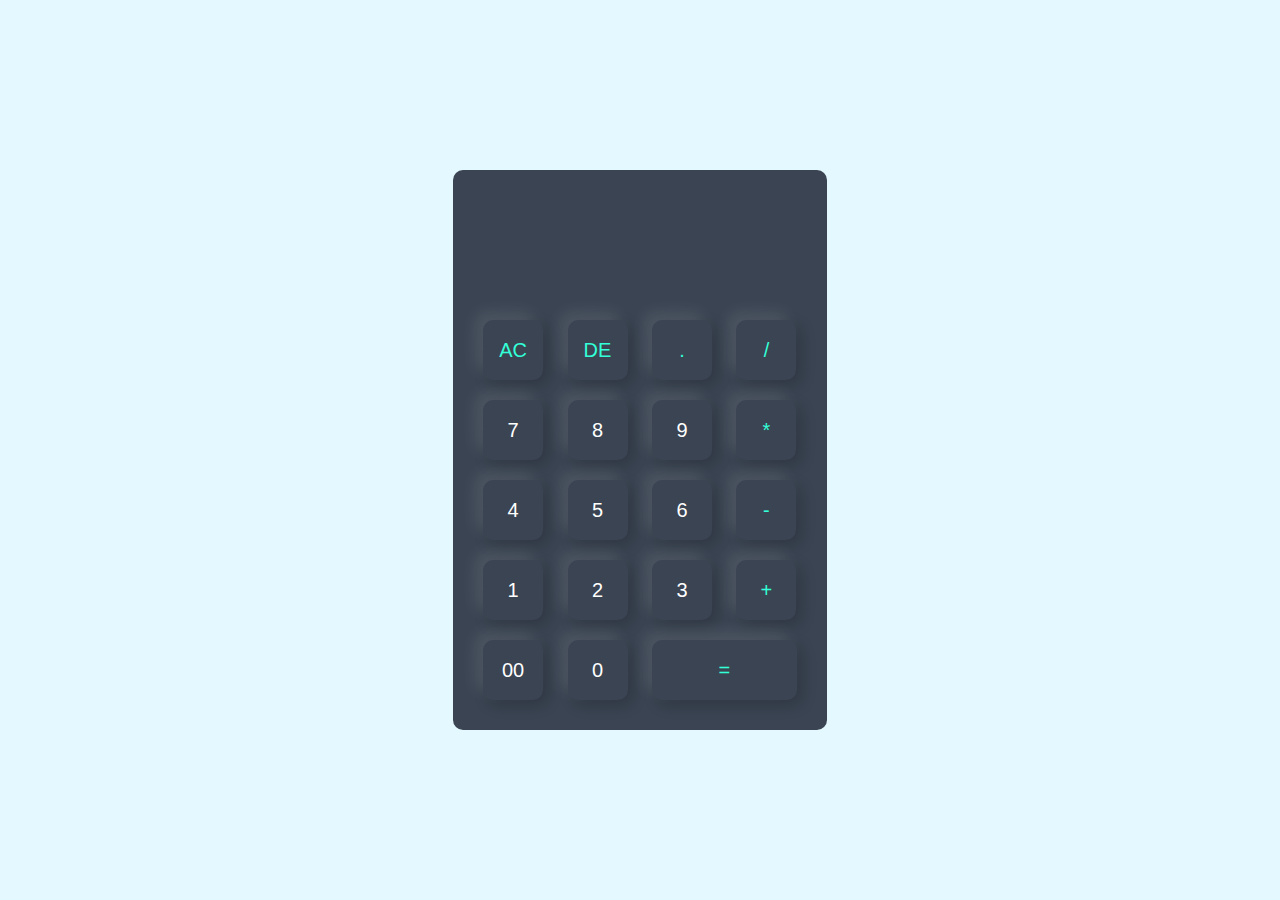
<file: calculator/index.html>
<!DOCTYPE html>
<html lang="en">
<head>
    <meta charset="UTF-8">
    <meta name="viewport" content="width=device-width, initial-scale=1.0">
    <title>Calculator</title>
    <link rel="stylesheet" href="style.css">
</head>
<body>
    <div class="container">
        <div class="calculator">
            <form>
                <div class="display">
                    <input type="text" name="display">
                </div>
                <div>
                    <input type="button" value="AC" onclick="display.value = '' " class="operator">
                    <input type="button" value="DE" onclick="display.value = display.value.toString().slice(0,-1)" class="operator">
                    <input type="button" value="." onclick="display.value += '.' " class="operator">
                    <input type="button" value="/" onclick="display.value += '/' " class="operator">
                </div>
                <div>
                    <input type="button" value="7" onclick="display.value += '7' ">
                    <input type="button" value="8" onclick="display.value += '8' ">
                    <input type="button" value="9" onclick="display.value += '9' ">
                    <input type="button" value="*" onclick="display.value += '*' " class="operator">
                </div>
                <div>
                    <input type="button" value="4" onclick="display.value += '4' ">
                    <input type="button" value="5" onclick="display.value += '5' ">
                    <input type="button" value="6" onclick="display.value += '6' ">
                    <input type="button" value="-" onclick="display.value += '-' " class="operator">
                </div>
                <div>
                    <input type="button" value="1" onclick="display.value += '1' ">
                    <input type="button" value="2" onclick="display.value += '2' ">
                    <input type="button" value="3" onclick="display.value += '3' ">
                    <input type="button" value="+" onclick="display.value += '+' " class="operator">
                </div>
                <div>
                    <input type="button" value="00" onclick="display.value += '00' ">
                    <input type="button" value="0" onclick="display.value += '0' ">
                    <input type="button" value="=" onclick="display.value = eval(display.value)" class="equal operator" >
                </div>
            </form>
        </div>
    </div>
</body>
</html>
</file>
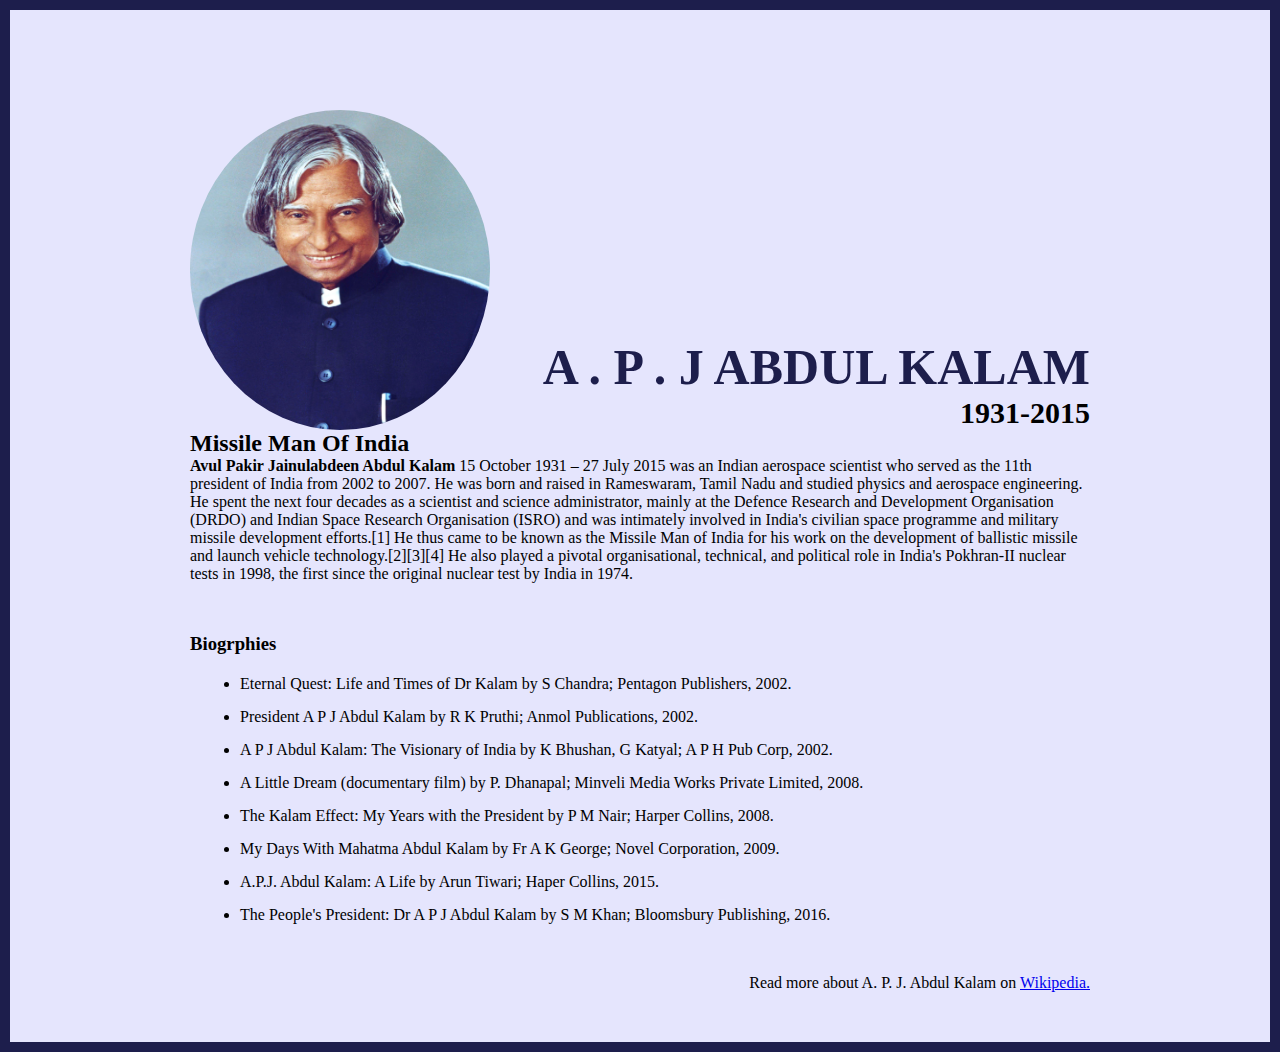
<file: project_1/index.html>
<!DOCTYPE html>
<html lang="en">
<head>
    <meta charset="UTF-8">
    <meta name="viewport" content="width=device-width, initial-scale=1.0">
    <title>The Tribute Website | A.P.J Abdul Kalam</title>
    <link rel="stylesheet" href="style.css">
</head>
<body>
     <div class="container">
        <div class="content">
            <section class="top_section">
                <div class="image_container">
                    <img src="./images/apj.jpg" alt="tribute"/>
                </div>
                <div>
                    <h1>A . P . J Abdul Kalam</h1>
                    <h4>1931-2015 </h4>
                </div>
            </section>
            <section class="about-section">
                <h2>Missile Man Of India</h2>
                <p>
                    <b>Avul Pakir Jainulabdeen Abdul Kalam</b> 15 October 1931 – 27 July
            2015 was an Indian aerospace scientist who served as the 11th
            president of India from 2002 to 2007. He was born and raised in
            Rameswaram, Tamil Nadu and studied physics and aerospace
            engineering. He spent the next four decades as a scientist and
            science administrator, mainly at the Defence Research and
            Development Organisation (DRDO) and Indian Space Research
            Organisation (ISRO) and was intimately involved in India's civilian
            space programme and military missile development efforts.[1] He thus
            came to be known as the Missile Man of India for his work on the
            development of ballistic missile and launch vehicle
            technology.[2][3][4] He also played a pivotal organisational,
            technical, and political role in India's Pokhran-II nuclear tests in
            1998, the first since the original nuclear test by India in 1974.
                </p>
            </section>
            <section class="biography_section">
                <h3>Biogrphies</h3>
                <ul>
                    <li>
                      Eternal Quest: Life and Times of Dr Kalam by S Chandra; Pentagon
                      Publishers, 2002.
                    </li>
                    <li>
                      President A P J Abdul Kalam by R K Pruthi; Anmol Publications,
                      2002.
                    </li>
                    <li>
                      A P J Abdul Kalam: The Visionary of India by K Bhushan, G Katyal;
                      A P H Pub Corp, 2002.
                    </li>
                    <li>
                      A Little Dream (documentary film) by P. Dhanapal; Minveli Media
                      Works Private Limited, 2008.
                    </li>
                    <li>
                      The Kalam Effect: My Years with the President by P M Nair; Harper
                      Collins, 2008.
                    </li>
                    <li>
                      My Days With Mahatma Abdul Kalam by Fr A K George; Novel
                      Corporation, 2009.
                    </li>
                    <li>
                      A.P.J. Abdul Kalam: A Life by Arun Tiwari; Haper Collins, 2015.
                    </li>
                    <li>
                      The People's President: Dr A P J Abdul Kalam by S M Khan;
                      Bloomsbury Publishing, 2016.
                    </li>
                  </ul>
            </section>
            <footer>
                <p>
                  Read more about A. P. J. Abdul Kalam on
                  <a href="https://en.wikipedia.org/wiki/A._P._J._Abdul_Kalam"
                    >Wikipedia.</a
                  >
                </p>
              </footer>
        </div>
     </div>
</body>
</html>
</file>
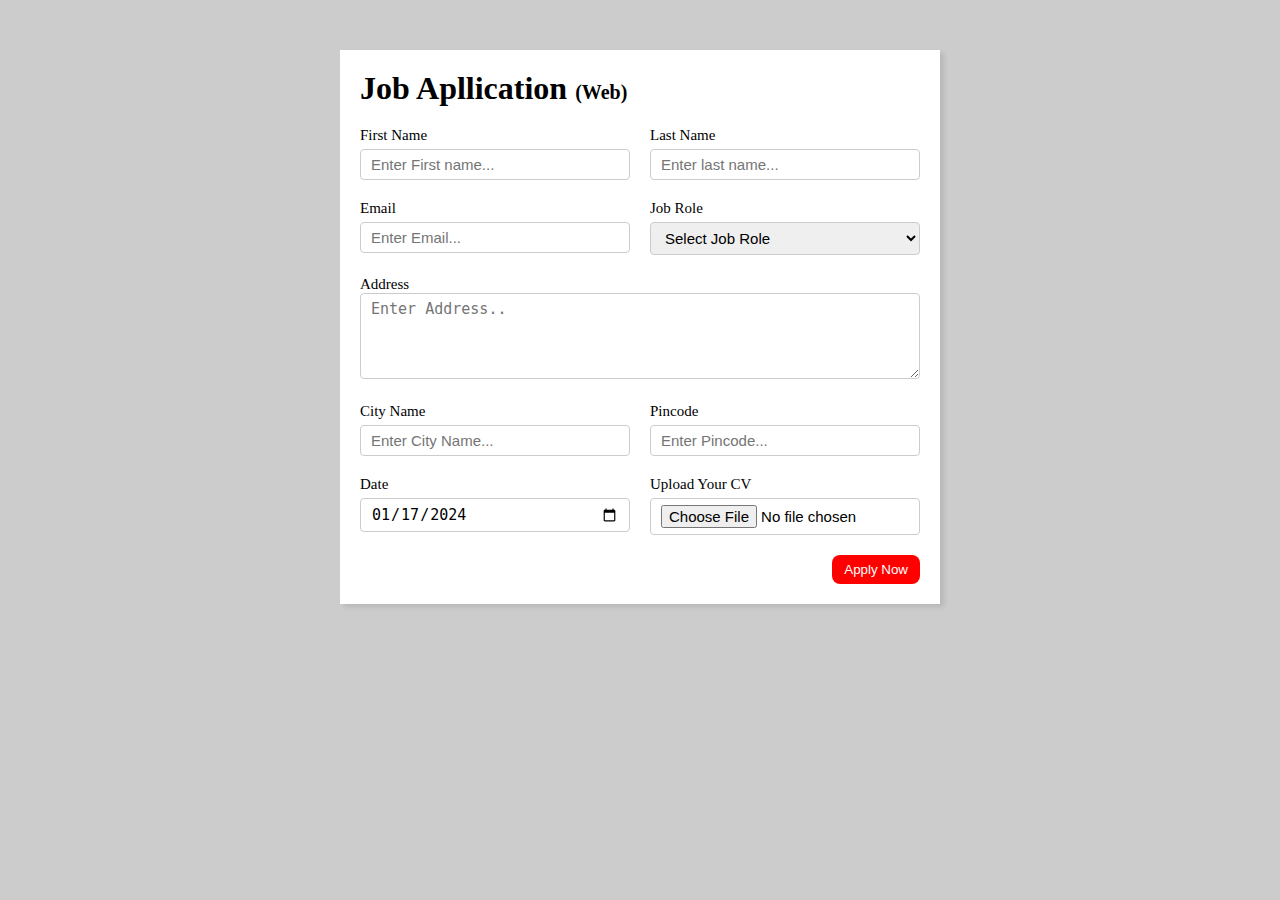
<file: project_2/index.html>
<!DOCTYPE html>
<html lang="en">
<head>
    <meta charset="UTF-8">
    <meta name="viewport" content="width=device-width, initial-scale=1.0">
    <title>Job Application Form</title>
    <link rel="stylesheet" href="style.css">
</head>
<body>
    <div class="container">
        <div class="apply_box">
            <h1>Job Apllication
                <span class="title_small">(Web)</span>
            </h1>
            <form action="">
            <div class="form_container">
                <div class="form_control">
                    <label for="first_name">First Name</label>
                    <input 
                        id="first_name" 
                        name="first_name" 
                        placeholder="Enter First name..."
                    />
                </div>
                <div class="form_control">
                    <label for="last_name">Last Name</label>
                    <input 
                        id="last_name" 
                        name="last_name" 
                        placeholder="Enter last name..."
                    />
                </div>
                <div class="form_control">
                    <label for="email">Email</label>
                    <input
                        type="email"
                        id="email" 
                        name="email" 
                        placeholder="Enter Email..."
                    />
                </div>
                <div class="form_control">
                    <label for="job_role">Job Role</label>
                    <select id="job_role" name="job_role">
                        <option value="">Select Job Role</option>
                        <option value="frontend">Frontend Developer</option>
                        <option value="backend">Backend Developer</option>
                        <option value="full_stack">Full Stack Developer</option>
                        <option value="ui_ux">UI UX Designer</option>
                    </select>
                </div>
                <div class="textarea_control">
                    <label for="address">Address</label>
                    <textarea 
                        name="address" 
                        id="address" 
                        cols="50" 
                        rows="4"
                        placeholder="Enter Address.."
                        ></textarea>
                </div>
                <div class="form_control">
                    <label for="city">City Name</label>
                    <input 
                        id="city" 
                        name="city" 
                        placeholder="Enter City Name..."
                    />
                </div>
                <div class="form_control">
                    <label for="pincode">Pincode</label>
                    <input
                        type="number"
                        id="pincode" 
                        name="pincode" 
                        placeholder="Enter Pincode..."
                    />
                </div>
                <div class="form_control">
                    <label for="date">Date</label>
                    <input
                        value="2024-01-17"
                        type="date"
                        id="date" 
                        name="date"
                    />
                </div>
                <div class="form_control">
                    <label for="upload">Upload Your CV</label>
                    <input
                        type="file"
                        id="upload" 
                        name="upload"
                    />
                </div>  
            </div>
            <div class="button_container">
                <button type="submit">Apply Now</button>
            </div>
            </form>
        </div>
    </div>
</body>
</html>
</file>
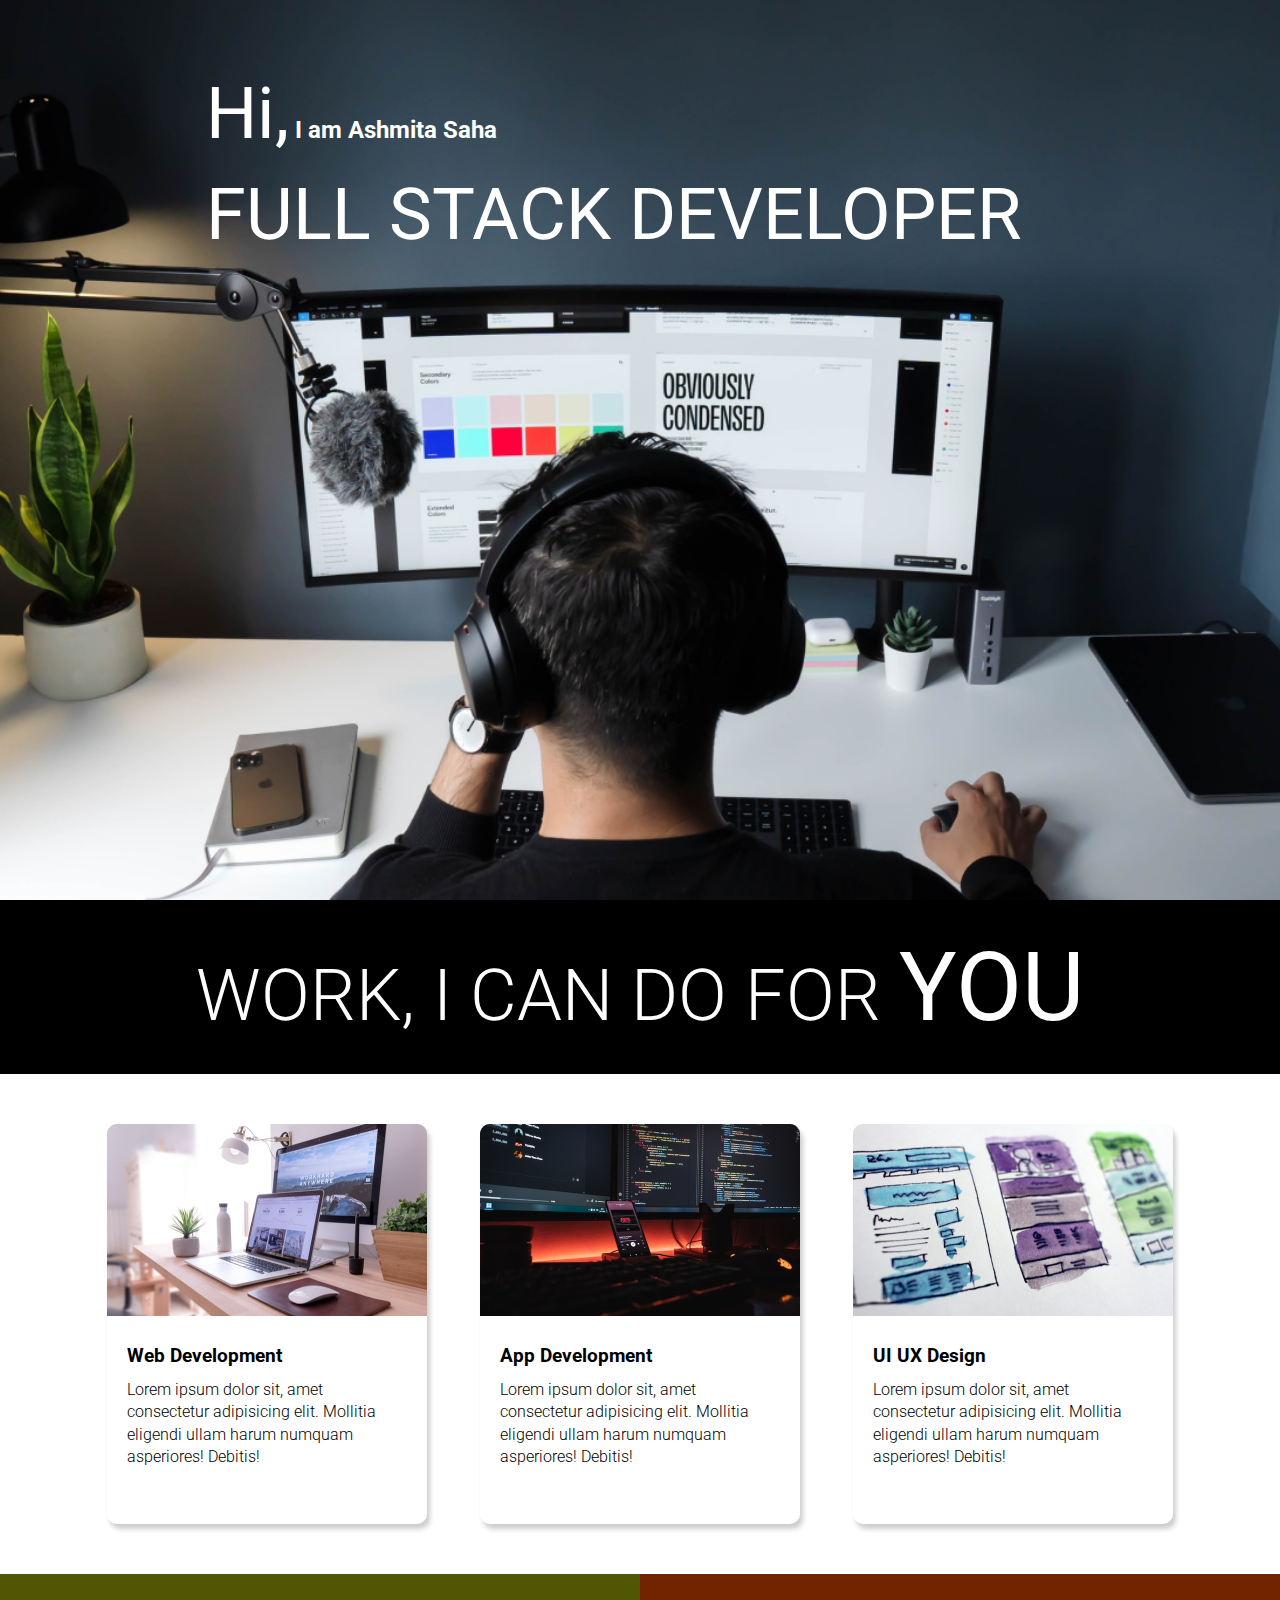
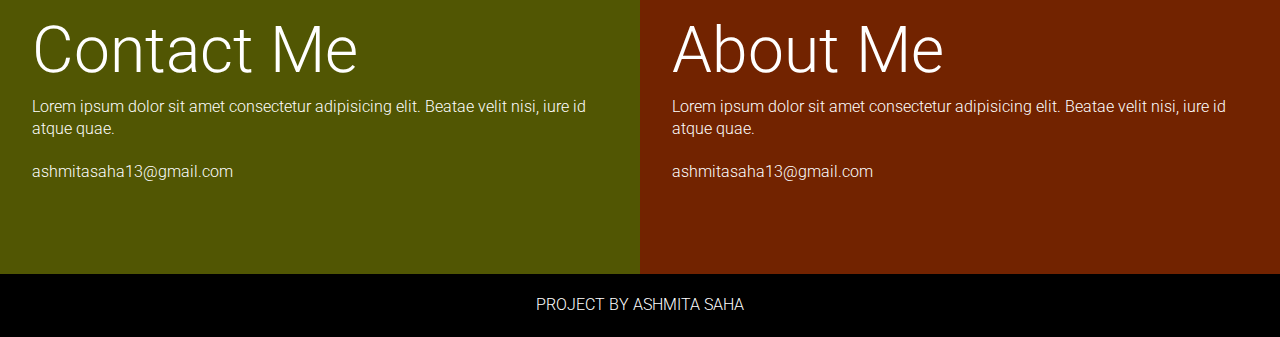
<file: project_4/index.html>
<!DOCTYPE html>
<html lang="en">
<head>
    <meta charset="UTF-8">
    <meta name="viewport" content="width=device-width, initial-scale=1.0">
    <title>Developer Landing Page</title>
    <link rel="stylesheet" href="style.css">
</head>
<body>
    <section class="hero_section">
        <div class="text_container">
            <h2><span class="lg_text">Hi,</span> I am Ashmita Saha</h2>
            <h1 class="lg_text">FULL STACK DEVELOPER</h1>
        </div>
    </section>
    <section class="black_box">
        <h2>WORK, I CAN DO FOR <span>YOU</span></h2>
    </section>
    <section class="work">
        <div class="grid_item">
            <div class="card">
                <div class="image_container">
                    <img src="images/web.png" alt="Web Development"/>
                </div>
                <div class="card_content">
                    <h3>Web Development</h3>
                    <p>Lorem ipsum dolor sit, amet consectetur adipisicing elit. Mollitia eligendi ullam harum numquam asperiores! Debitis!</p>
                </div>
            </div>
        </div>
        <div class="grid_item">
            <div class="card">
                <div class="image_container">
                    <img src="images/mobile.png" alt="App Development"/>
                </div>
                <div class="card_content">
                    <h3>App Development</h3>
                    <p>Lorem ipsum dolor sit, amet consectetur adipisicing elit. Mollitia eligendi ullam harum numquam asperiores! Debitis!</p>
                </div>
            </div>
        </div>
        <div class="grid_item">
            <div class="card">
                <div class="image_container">
                    <img src="images/uiux.png" alt="UI UX"/>
                </div>
                <div class="card_content">
                    <h3>UI UX Design</h3>
                    <p>Lorem ipsum dolor sit, amet consectetur adipisicing elit. Mollitia eligendi ullam harum numquam asperiores! Debitis!</p>
                </div>
            </div>
        </div>
    </section>
    <section class="bottom_section">
        <div class="contact">
            <h2>Contact Me</h2>
            <p>Lorem ipsum dolor sit amet consectetur adipisicing elit. Beatae velit nisi, iure id atque quae.</p>
            <p>ashmitasaha13@gmail.com</p>
        </div>
        <div class="about">
            <h2>About Me</h2>
            <p>Lorem ipsum dolor sit amet consectetur adipisicing elit. Beatae velit nisi, iure id atque quae.</p>
            <p>ashmitasaha13@gmail.com</p>
        </div>
    </section>
    <footer>
        PROJECT BY ASHMITA SAHA
    </footer>
</body>
</html>
</file>
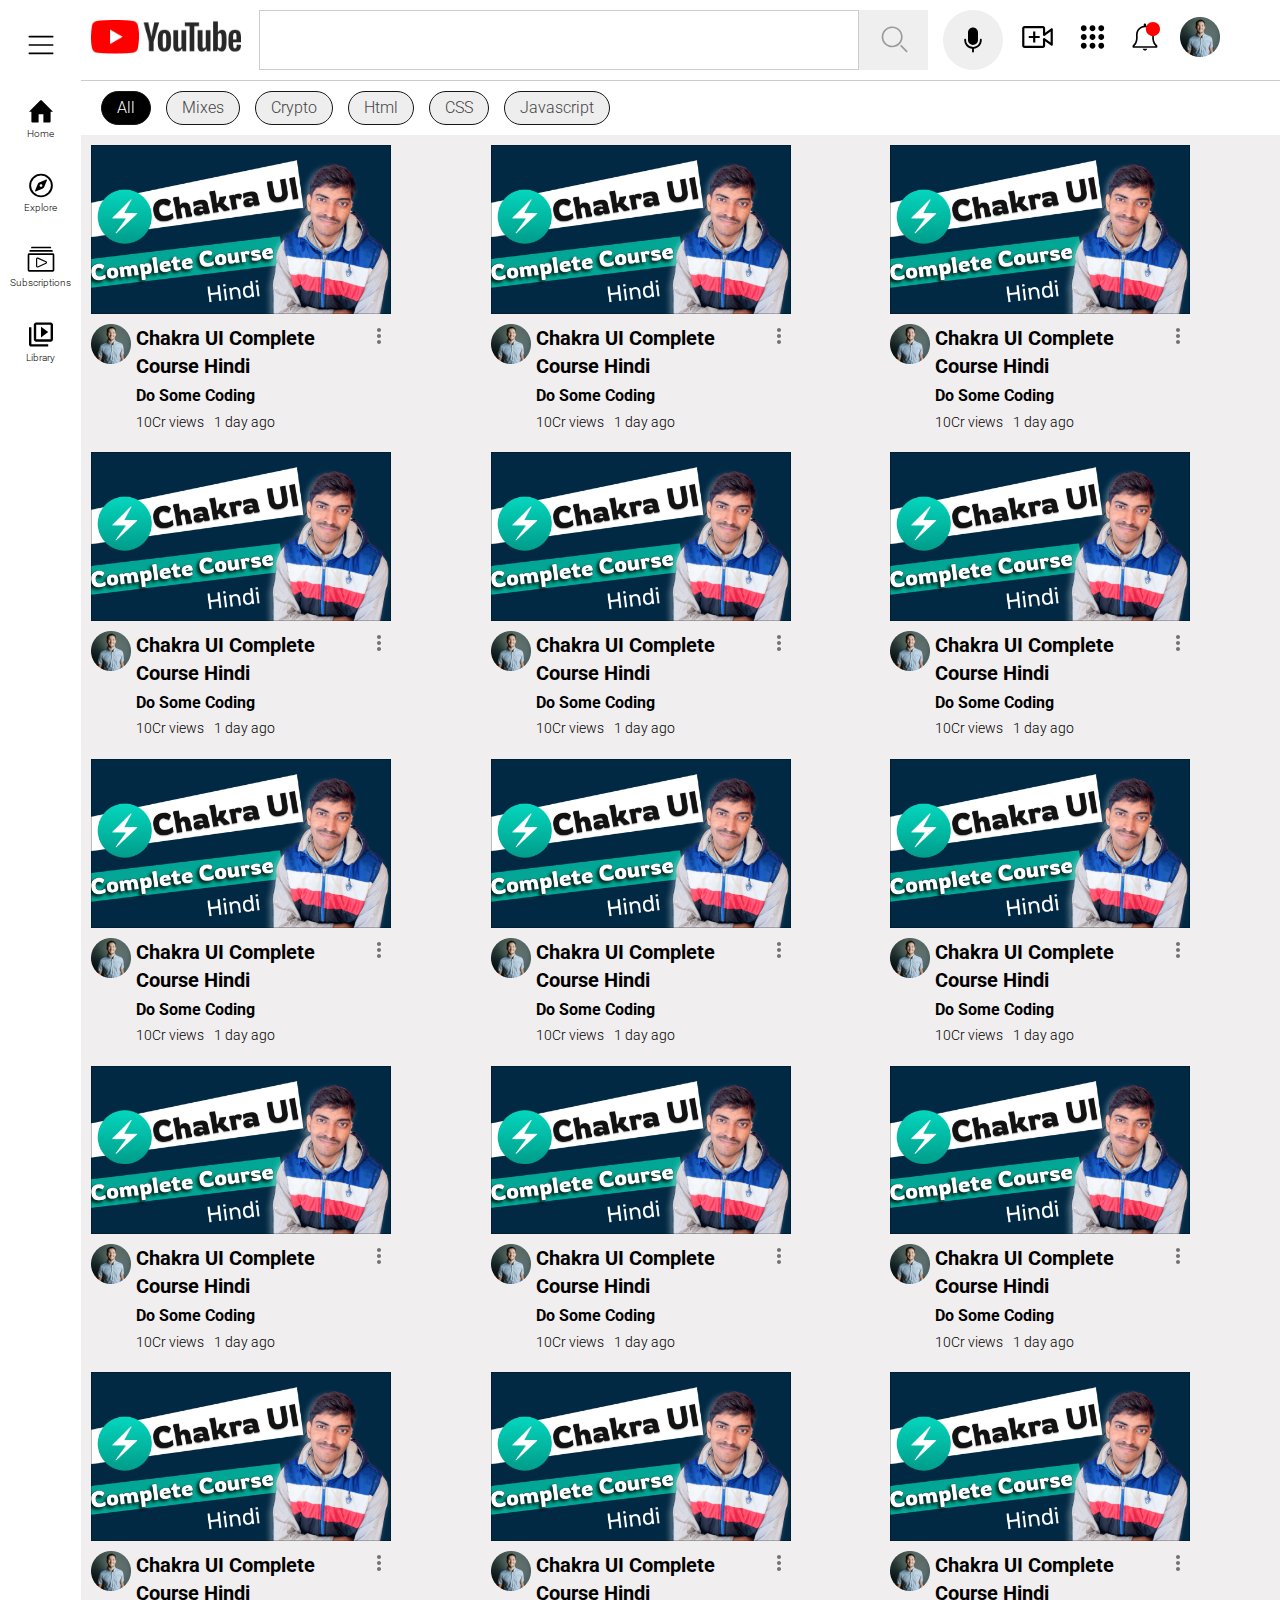
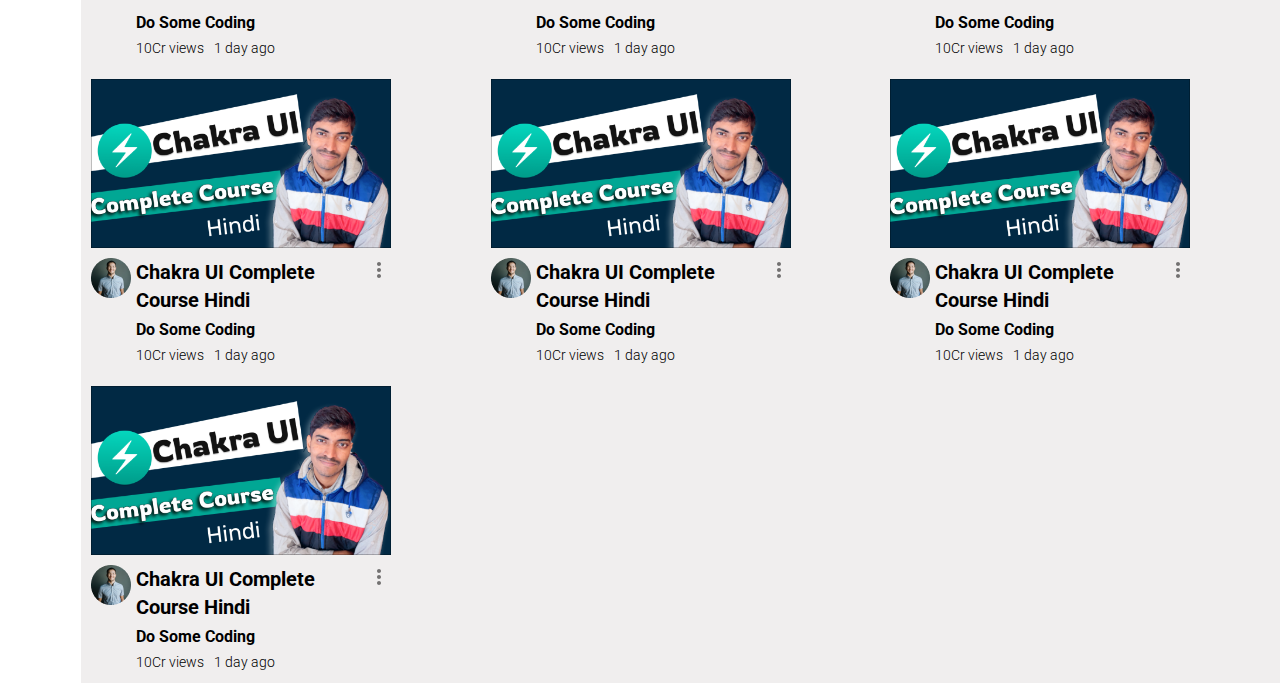
<file: project_7/index.html>
<!DOCTYPE html>
<html lang="en">
  <head>
    <meta charset="UTF-8" />
    <meta http-equiv="X-UA-Compatible" content="IE=edge" />
    <meta name="viewport" content="width=device-width, initial-scale=1.0" />
    <title>Youtube Clone</title>
    <link rel="stylesheet" href="style.css" />
  </head>
  <body>
    <div class="container">
      <aside>
        <div class="bars">
          <img src="icons/bars.svg" alt="bars" />
        </div>

        <div class="side-icons">
          <i>
            <img src="icons/home.svg" alt="home" />
          </i>
          <p>Home</p>
        </div>
        <div class="side-icons">
          <i>
            <img src="icons/compass.svg" alt="explore" />
          </i>
          <p>Explore</p>
        </div>
        <div class="side-icons">
          <i>
            <img src="icons/video-gallary.svg" alt="gallary" />
          </i>
          <p>Subscriptions</p>
        </div>
        <div class="side-icons">
          <i>
            <img src="icons/video-library.svg" alt="library" />
          </i>
          <p>Library</p>
        </div>
      </aside>
      <div class="main-container">
        <header>
          <nav>
            <div class="logo">
              <img src="images/youtube-logo.png" alt="Youtube Logo" />
            </div>
            <div class="center-nav">
              <div class="search">
                <input type="text" />
                <button>
                  <img src="icons/search.svg" alt="search" />
                </button>
              </div>
              <div class="mic">
                <img src="icons/mic.svg" alt="mic" />
              </div>
            </div>
            <div class="side-nav">
              <i>
                <img src="icons/video-add.svg" alt="video add" />
              </i>
              <i>
                <img src="icons/dot-grid.svg" alt="grid" />
              </i>
              <i>
                <img src="icons/bell.svg" alt="bell" />
              </i>
              <i>
                <img src="images/avatar.png" alt="avatar" />
              </i>
            </div>
          </nav>
          <div class="tags">
            <div class="tag dark">All</div>
            <div class="tag light">Mixes</div>
            <div class="tag light">Crypto</div>
            <div class="tag light">Html</div>
            <div class="tag light">CSS</div>
            <div class="tag light">Javascript</div>
          </div>
        </header>
        <main>
          <div class="card-container">
            <div class="card">
              <img src="images/thumbnail.png" alt="thumbnail" />
              <div class="avatar-content">
                <div class="avatar">
                  <img src="images/avatar.png" alt="avatar" />
                </div>

                <div class="content">
                  <h3>Chakra UI Complete Course Hindi</h3>
                  <p class="channel-name">Do Some Coding</p>
                  <div class="content-status">
                    <p>10Cr views</p>
                    <p>1 day ago</p>
                  </div>
                </div>
                <div class="dots">
                  <img src="icons/dots.svg" alt="dots" />
                </div>
              </div>
            </div>
            <div class="card">
              <img src="images/thumbnail.png" alt="thumbnail" />
              <div class="avatar-content">
                <div class="avatar">
                  <img src="images/avatar.png" alt="avatar" />
                </div>

                <div class="content">
                  <h3>Chakra UI Complete Course Hindi</h3>
                  <p class="channel-name">Do Some Coding</p>
                  <div class="content-status">
                    <p>10Cr views</p>
                    <p>1 day ago</p>
                  </div>
                </div>
                <div class="dots">
                  <img src="icons/dots.svg" alt="dots" />
                </div>
              </div>
            </div>
            <div class="card">
              <img src="images/thumbnail.png" alt="thumbnail" />
              <div class="avatar-content">
                <div class="avatar">
                  <img src="images/avatar.png" alt="avatar" />
                </div>

                <div class="content">
                  <h3>Chakra UI Complete Course Hindi</h3>
                  <p class="channel-name">Do Some Coding</p>
                  <div class="content-status">
                    <p>10Cr views</p>
                    <p>1 day ago</p>
                  </div>
                </div>
                <div class="dots">
                  <img src="icons/dots.svg" alt="dots" />
                </div>
              </div>
            </div>
            <div class="card">
              <img src="images/thumbnail.png" alt="thumbnail" />
              <div class="avatar-content">
                <div class="avatar">
                  <img src="images/avatar.png" alt="avatar" />
                </div>

                <div class="content">
                  <h3>Chakra UI Complete Course Hindi</h3>
                  <p class="channel-name">Do Some Coding</p>
                  <div class="content-status">
                    <p>10Cr views</p>
                    <p>1 day ago</p>
                  </div>
                </div>
                <div class="dots">
                  <img src="icons/dots.svg" alt="dots" />
                </div>
              </div>
            </div>
            <div class="card">
              <img src="images/thumbnail.png" alt="thumbnail" />
              <div class="avatar-content">
                <div class="avatar">
                  <img src="images/avatar.png" alt="avatar" />
                </div>

                <div class="content">
                  <h3>Chakra UI Complete Course Hindi</h3>
                  <p class="channel-name">Do Some Coding</p>
                  <div class="content-status">
                    <p>10Cr views</p>
                    <p>1 day ago</p>
                  </div>
                </div>
                <div class="dots">
                  <img src="icons/dots.svg" alt="dots" />
                </div>
              </div>
            </div>
            <div class="card">
              <img src="images/thumbnail.png" alt="thumbnail" />
              <div class="avatar-content">
                <div class="avatar">
                  <img src="images/avatar.png" alt="avatar" />
                </div>

                <div class="content">
                  <h3>Chakra UI Complete Course Hindi</h3>
                  <p class="channel-name">Do Some Coding</p>
                  <div class="content-status">
                    <p>10Cr views</p>
                    <p>1 day ago</p>
                  </div>
                </div>
                <div class="dots">
                  <img src="icons/dots.svg" alt="dots" />
                </div>
              </div>
            </div>
            <div class="card">
              <img src="images/thumbnail.png" alt="thumbnail" />
              <div class="avatar-content">
                <div class="avatar">
                  <img src="images/avatar.png" alt="avatar" />
                </div>

                <div class="content">
                  <h3>Chakra UI Complete Course Hindi</h3>
                  <p class="channel-name">Do Some Coding</p>
                  <div class="content-status">
                    <p>10Cr views</p>
                    <p>1 day ago</p>
                  </div>
                </div>
                <div class="dots">
                  <img src="icons/dots.svg" alt="dots" />
                </div>
              </div>
            </div>
            <div class="card">
              <img src="images/thumbnail.png" alt="thumbnail" />
              <div class="avatar-content">
                <div class="avatar">
                  <img src="images/avatar.png" alt="avatar" />
                </div>

                <div class="content">
                  <h3>Chakra UI Complete Course Hindi</h3>
                  <p class="channel-name">Do Some Coding</p>
                  <div class="content-status">
                    <p>10Cr views</p>
                    <p>1 day ago</p>
                  </div>
                </div>
                <div class="dots">
                  <img src="icons/dots.svg" alt="dots" />
                </div>
              </div>
            </div>
            <div class="card">
              <img src="images/thumbnail.png" alt="thumbnail" />
              <div class="avatar-content">
                <div class="avatar">
                  <img src="images/avatar.png" alt="avatar" />
                </div>

                <div class="content">
                  <h3>Chakra UI Complete Course Hindi</h3>
                  <p class="channel-name">Do Some Coding</p>
                  <div class="content-status">
                    <p>10Cr views</p>
                    <p>1 day ago</p>
                  </div>
                </div>
                <div class="dots">
                  <img src="icons/dots.svg" alt="dots" />
                </div>
              </div>
            </div>
            <div class="card">
              <img src="images/thumbnail.png" alt="thumbnail" />
              <div class="avatar-content">
                <div class="avatar">
                  <img src="images/avatar.png" alt="avatar" />
                </div>

                <div class="content">
                  <h3>Chakra UI Complete Course Hindi</h3>
                  <p class="channel-name">Do Some Coding</p>
                  <div class="content-status">
                    <p>10Cr views</p>
                    <p>1 day ago</p>
                  </div>
                </div>
                <div class="dots">
                  <img src="icons/dots.svg" alt="dots" />
                </div>
              </div>
            </div>
            <div class="card">
              <img src="images/thumbnail.png" alt="thumbnail" />
              <div class="avatar-content">
                <div class="avatar">
                  <img src="images/avatar.png" alt="avatar" />
                </div>

                <div class="content">
                  <h3>Chakra UI Complete Course Hindi</h3>
                  <p class="channel-name">Do Some Coding</p>
                  <div class="content-status">
                    <p>10Cr views</p>
                    <p>1 day ago</p>
                  </div>
                </div>
                <div class="dots">
                  <img src="icons/dots.svg" alt="dots" />
                </div>
              </div>
            </div>
            <div class="card">
              <img src="images/thumbnail.png" alt="thumbnail" />
              <div class="avatar-content">
                <div class="avatar">
                  <img src="images/avatar.png" alt="avatar" />
                </div>

                <div class="content">
                  <h3>Chakra UI Complete Course Hindi</h3>
                  <p class="channel-name">Do Some Coding</p>
                  <div class="content-status">
                    <p>10Cr views</p>
                    <p>1 day ago</p>
                  </div>
                </div>
                <div class="dots">
                  <img src="icons/dots.svg" alt="dots" />
                </div>
              </div>
            </div>
            <div class="card">
              <img src="images/thumbnail.png" alt="thumbnail" />
              <div class="avatar-content">
                <div class="avatar">
                  <img src="images/avatar.png" alt="avatar" />
                </div>

                <div class="content">
                  <h3>Chakra UI Complete Course Hindi</h3>
                  <p class="channel-name">Do Some Coding</p>
                  <div class="content-status">
                    <p>10Cr views</p>
                    <p>1 day ago</p>
                  </div>
                </div>
                <div class="dots">
                  <img src="icons/dots.svg" alt="dots" />
                </div>
              </div>
            </div>
            <div class="card">
              <img src="images/thumbnail.png" alt="thumbnail" />
              <div class="avatar-content">
                <div class="avatar">
                  <img src="images/avatar.png" alt="avatar" />
                </div>

                <div class="content">
                  <h3>Chakra UI Complete Course Hindi</h3>
                  <p class="channel-name">Do Some Coding</p>
                  <div class="content-status">
                    <p>10Cr views</p>
                    <p>1 day ago</p>
                  </div>
                </div>
                <div class="dots">
                  <img src="icons/dots.svg" alt="dots" />
                </div>
              </div>
            </div>
            <div class="card">
              <img src="images/thumbnail.png" alt="thumbnail" />
              <div class="avatar-content">
                <div class="avatar">
                  <img src="images/avatar.png" alt="avatar" />
                </div>

                <div class="content">
                  <h3>Chakra UI Complete Course Hindi</h3>
                  <p class="channel-name">Do Some Coding</p>
                  <div class="content-status">
                    <p>10Cr views</p>
                    <p>1 day ago</p>
                  </div>
                </div>
                <div class="dots">
                  <img src="icons/dots.svg" alt="dots" />
                </div>
              </div>
            </div>
            <div class="card">
              <img src="images/thumbnail.png" alt="thumbnail" />
              <div class="avatar-content">
                <div class="avatar">
                  <img src="images/avatar.png" alt="avatar" />
                </div>

                <div class="content">
                  <h3>Chakra UI Complete Course Hindi</h3>
                  <p class="channel-name">Do Some Coding</p>
                  <div class="content-status">
                    <p>10Cr views</p>
                    <p>1 day ago</p>
                  </div>
                </div>
                <div class="dots">
                  <img src="icons/dots.svg" alt="dots" />
                </div>
              </div>
            </div>
            <div class="card">
              <img src="images/thumbnail.png" alt="thumbnail" />
              <div class="avatar-content">
                <div class="avatar">
                  <img src="images/avatar.png" alt="avatar" />
                </div>

                <div class="content">
                  <h3>Chakra UI Complete Course Hindi</h3>
                  <p class="channel-name">Do Some Coding</p>
                  <div class="content-status">
                    <p>10Cr views</p>
                    <p>1 day ago</p>
                  </div>
                </div>
                <div class="dots">
                  <img src="icons/dots.svg" alt="dots" />
                </div>
              </div>
            </div>
            <div class="card">
              <img src="images/thumbnail.png" alt="thumbnail" />
              <div class="avatar-content">
                <div class="avatar">
                  <img src="images/avatar.png" alt="avatar" />
                </div>

                <div class="content">
                  <h3>Chakra UI Complete Course Hindi</h3>
                  <p class="channel-name">Do Some Coding</p>
                  <div class="content-status">
                    <p>10Cr views</p>
                    <p>1 day ago</p>
                  </div>
                </div>
                <div class="dots">
                  <img src="icons/dots.svg" alt="dots" />
                </div>
              </div>
            </div>
            <div class="card">
              <img src="images/thumbnail.png" alt="thumbnail" />
              <div class="avatar-content">
                <div class="avatar">
                  <img src="images/avatar.png" alt="avatar" />
                </div>

                <div class="content">
                  <h3>Chakra UI Complete Course Hindi</h3>
                  <p class="channel-name">Do Some Coding</p>
                  <div class="content-status">
                    <p>10Cr views</p>
                    <p>1 day ago</p>
                  </div>
                </div>
                <div class="dots">
                  <img src="icons/dots.svg" alt="dots" />
                </div>
              </div>
            </div>
          </div>
        </main>
      </div>
    </div>
  </body>
</html>
</file>
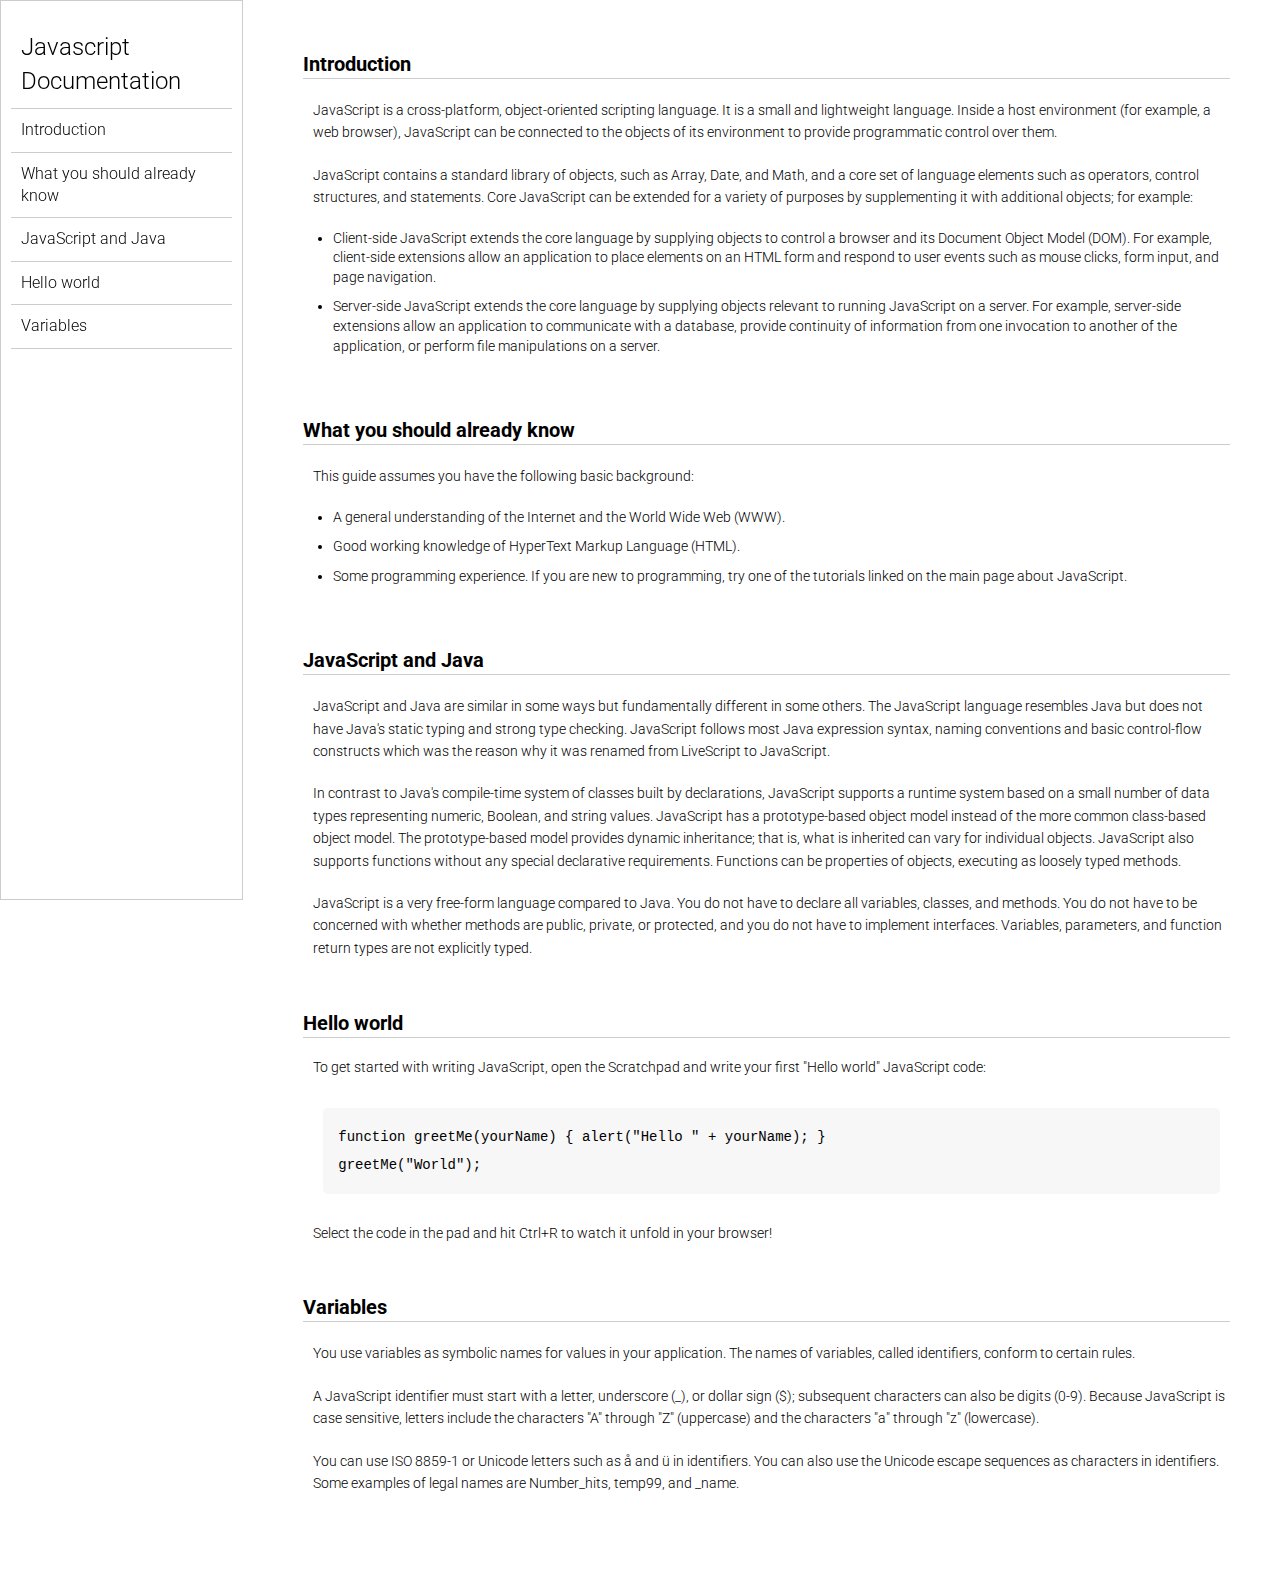
<file: project_8/index.html>
<!DOCTYPE html>
<html lang="en">
  <head>
    <meta charset="UTF-8" />
    <meta http-equiv="X-UA-Compatible" content="IE=edge" />
    <meta name="viewport" content="width=device-width, initial-scale=1.0" />
    <title>Javascript Documentation</title>
    <link rel="stylesheet" href="style.css" />
    <link rel="stylesheet" href="style.css" />
  </head>
  <body>
    <header>
      <nav>
        <h1>Javascript Documentation</h1>
        <ul>
          <a href="#Introduction"><li>Introduction</li></a>
          <a href="#What_you_should_already_know"
            ><li>What you should already know</li></a
          >
          <a href="#JavaScript_and_Java"><li>JavaScript and Java</li></a>
          <a href="#Hello_world"><li>Hello world</li></a>
          <a href="#Variables"><li>Variables</li></a>
        </ul>
      </nav>
    </header>
    <main>
      <section id="Introduction">
        <h2>Introduction</h2>
        <article>
          <p>
            JavaScript is a cross-platform, object-oriented scripting language.
            It is a small and lightweight language. Inside a host environment
            (for example, a web browser), JavaScript can be connected to the
            objects of its environment to provide programmatic control over
            them.
          </p>

          <p>
            JavaScript contains a standard library of objects, such as Array,
            Date, and Math, and a core set of language elements such as
            operators, control structures, and statements. Core JavaScript can
            be extended for a variety of purposes by supplementing it with
            additional objects; for example:
          </p>
          <ul>
            <li>
              Client-side JavaScript extends the core language by supplying
              objects to control a browser and its Document Object Model (DOM).
              For example, client-side extensions allow an application to place
              elements on an HTML form and respond to user events such as mouse
              clicks, form input, and page navigation.
            </li>
            <li>
              Server-side JavaScript extends the core language by supplying
              objects relevant to running JavaScript on a server. For example,
              server-side extensions allow an application to communicate with a
              database, provide continuity of information from one invocation to
              another of the application, or perform file manipulations on a
              server.
            </li>
          </ul>
        </article>
      </section>
      <section id="What_you_should_already_know">
        <h2>What you should already know</h2>
        <article>
          <p>This guide assumes you have the following basic background:</p>

          <ul>
            <li>
              A general understanding of the Internet and the World Wide Web
              (WWW).
            </li>
            <li>Good working knowledge of HyperText Markup Language (HTML).</li>
            <li>
              Some programming experience. If you are new to programming, try
              one of the tutorials linked on the main page about JavaScript.
            </li>
          </ul>
        </article>
      </section>
      <section id="JavaScript_and_Java">
        <h2>JavaScript and Java</h2>
        <article>
          <p>
            JavaScript and Java are similar in some ways but fundamentally
            different in some others. The JavaScript language resembles Java but
            does not have Java's static typing and strong type checking.
            JavaScript follows most Java expression syntax, naming conventions
            and basic control-flow constructs which was the reason why it was
            renamed from LiveScript to JavaScript.
          </p>

          <p>
            In contrast to Java's compile-time system of classes built by
            declarations, JavaScript supports a runtime system based on a small
            number of data types representing numeric, Boolean, and string
            values. JavaScript has a prototype-based object model instead of the
            more common class-based object model. The prototype-based model
            provides dynamic inheritance; that is, what is inherited can vary
            for individual objects. JavaScript also supports functions without
            any special declarative requirements. Functions can be properties of
            objects, executing as loosely typed methods.
          </p>
          <p>
            JavaScript is a very free-form language compared to Java. You do not
            have to declare all variables, classes, and methods. You do not have
            to be concerned with whether methods are public, private, or
            protected, and you do not have to implement interfaces. Variables,
            parameters, and function return types are not explicitly typed.
          </p>
        </article>
      </section>
      <section id="Hello_world">
        <h2>Hello world</h2>
        <article>
          To get started with writing JavaScript, open the Scratchpad and write
          your first "Hello world" JavaScript code:
          <code
            >function greetMe(yourName) { alert("Hello " + yourName); }
            greetMe("World");
          </code>

          Select the code in the pad and hit Ctrl+R to watch it unfold in your
          browser!
        </article>
      </section>
      <section id="Variables">
        <h2>Variables</h2>
        <article>
          <p>
            You use variables as symbolic names for values in your application.
            The names of variables, called identifiers, conform to certain
            rules.
          </p>
          <p>
            A JavaScript identifier must start with a letter, underscore (_), or
            dollar sign ($); subsequent characters can also be digits (0-9).
            Because JavaScript is case sensitive, letters include the characters
            "A" through "Z" (uppercase) and the characters "a" through "z"
            (lowercase).
          </p>
          <p>
            You can use ISO 8859-1 or Unicode letters such as å and ü in
            identifiers. You can also use the Unicode escape sequences as
            characters in identifiers. Some examples of legal names are
            Number_hits, temp99, and _name.
          </p>
        </article>
      </section>
    </main>
  </body>
</html>
</file>
<file: calculator/style.css>
*{
    margin: 0;
    padding: 0;
    font-family: 'Poppins', sans-serif;
    box-sizing: border-box;
}
.container{
    width: 100%;
    height: 100vh;
    background: #e3f9ff;
    display: flex;
    align-items: center;
    justify-content: center;
}
.calculator{
    background-color: #3a4452;
    padding: 20px;
    border-radius: 10px;
}
.calculator form input{
    border: 0;
    outline: 0;
    width: 60px;
    height: 60px;
    border-radius: 10px;
    box-shadow: -8px -8px 15px rgba(255, 255, 255, 0.1),5px 5px 15px rgba(0, 0, 0, 0.2);
    background: transparent;
    font-size: 20px;
    color: #fff;
    cursor: pointer;
    margin: 10px;
}
form .display{
    display: flex;
    justify-content: flex-end;
    margin: 20px 0;
}
form .display input{
    text-align: right;
    flex: 1;
    font-size: 45px;
    box-shadow: none;
}
form input.equal{
    width: 145px;
}
form input.operator{
    color: #33ffd8;
}
</file>
<file: project_1/style.css>
* {
    margin: 0;
    padding: 0;
    box-sizing: border-box;
  }
  
  .container {
    background-color: #e5e5fd;
    min-height: 100vh;
    border: 10px solid #1d1e4c;
  }
  
  .content {
    max-width: 900px;
    margin: 0 auto;
  }
  .top_section {
    margin-top: 100px;
    display: flex;
    justify-content: space-between;
    align-items: flex-end;
  }
  .top_section h1 {
    font-size: 50px;
    font-weight: bold;
    color: #1d1e4c;
    text-transform: uppercase;
  }
  .top_section h4 {
    font-size: 30px;
    text-align: end;
  }
  
  .image_container {
    border-radius: 50%;
    overflow: hidden;
  }
  
  .image_container,
  img {
    width: 300px;
    height: 320px;
  }
  .about_section {
    margin-top: 50px;
  }
  .about_section h2 {
    font-size: 70px;
    font-weight: 400;
    margin-bottom: 20px;
  }
  .about_section p {
    font-size: 20px;
    line-height: 30px;
    letter-spacing: 1.2px;
    text-align: justify;
  }
  .biography_section {
    margin: 50px 0;
  }
  .biography_section h3 {
    margin-bottom: 20px;
  }
  .biography_section ul {
    margin-left: 50px;
  }
  .biography_section li {
    margin-bottom: 15px;
  }
  
  footer {
    margin: 50px 0;
  }
  footer p {
    text-align: end;
  }
</file>
<file: project_2/style.css>
*{
    margin:0;
    padding: 0;
    box-sizing: border-box;
}
body{
    background-color: #ccc;
}
.container{
    margin: 900px;
    margin: 0 auto;
}
.apply_box{
    max-width: 600px;
    padding: 20px;
    background-color: white;
    margin: 0 auto;
    margin-top: 50px;
    box-shadow: 4px 3px 5px rgba(1,1,1,0.1);
}
.title_small{
    font-size: 20px;
}
.form_container{
    margin-top: 20px;
    display: grid;
    grid-template-columns: repeat(auto-fit,minmax(200px,1fr));
    gap: 20px;
}
.form_control{
    display: flex;
    flex-direction: column;
}
label{
    font-size: 15px;
    margin-bottom: 5px;
}
input,select,textarea{
    padding: 6px 10px;
    border: 1px solid #ccc;
    border-radius: 4px;
    font-size: 15px;
}
input:focus{
    outline-color: red;
}
.button_container{
    display:flex;
    justify-content: flex-end;
    margin-top: 20px;
}
button{
    background-color: red;
    border: transparent solid 2px;
    padding: 5px 10px;
    color: white;
    border-radius: 8px;
    transition: 0.3s ease-in;
}
button:hover{
    background-color: #ccc;
    border: 2px solid red;
    color: black;
    transition: 0.3s ease-out;
    cursor: pointer;
}
.textarea_control{
    grid-column: 1 / span 2;
}
.textarea_control textarea{
    width: 100%;
}
@media(max-width:460px){
    .textarea_control{
        grid-column: 1 / span 1;
    }
};
</file>
<file: project_4/style.css>
@import url('https://fonts.googleapis.com/css2?family=Roboto:ital,wght@0,100;0,300;0,400;0,500;0,700;0,900;1,100;1,300;1,400;1,500;1,700;1,900&display=swap');
*{
    margin: 0;
    padding: 0;
    box-sizing: border-box;
}
html,
body{
    line-height: 1.4;
    font-weight: 300;
    font-family: "Roboto",sans-serif;
}
.hero_section{
    background-image: url(images/developer.png);
    min-height: 100vh;
    background-position: center;
    background-size: cover;
    background-repeat: no-repeat;
}
.text_container{
    color: white;
    max-width: 900px;
    margin: 0 auto;
    padding-top: 64px;
    padding-left: 16px;
}
.lg_text{
    font-size: 72px;
    font-weight: 400;
}
.black_box{
    background-color: #000;
    padding: 20px;
}
.black_box h2{
    font-weight: 300;
    font-size: 72px;
    color: white;
    text-align: center;
}
.black_box h2 span{
    font-weight: 400;
    font-size: 96px;
}
.work{
    display: grid;
    gap: 20px;
    grid-template-columns: repeat(auto-fit,minmax(320px,1fr));
    margin: 50px auto;
    max-width: 1100px;
}
.grid_item{
    display: flex;
    justify-content: center;
    align-content: center;
}
.card{
    max-width: 320px;
    height: 400px;
    border-radius: 10px;
    box-shadow: 3px 5px 5px rgba(1, 1, 1, 0.2);
    transition: 0.2s ease-in-out;
}
.card:hover{
    transform: scale(1.04);
    box-shadow: 3px 5px 5px rgba(1, 1, 1, 0.3);
    transition: 0.2s ease-in-out;
}
.card_content{
    padding: 20px;
}
.card_content h3{
    margin-bottom: 10px;
}
.bottom_section{
    display: flex;
}
.contact{
    background-color: #515603;
}
.about{
    background-color: #722300;
}
.contact,.about{
    min-height: 300px;
    padding: 32px;
    color: white;
}
.about h2,
.contact h2{
    font-size: 64px;
    font-weight: 300;
}
.about p,
.contact p{
    margin-bottom: 20px;
}
footer{
    text-align: center;
    text-transform: uppercase;
    background-color: #000;
    padding: 20px;
    color: white;
}
@media(max-width: 786px){
    .hero_section{
        min-height: 50vh;
    }
    .text_container{
        padding: 10px 0;
        text-align: center;
    }
    .lg_text{
        font-size: 32px;
    }
    .black_box h2{
        font-size: 24px;
    }
    .black_box h2 span{
        font-weight: 400;
        font-size: 32px;
    }
    .bottom_section{
        flex-direction: column;
    }
    h1{
        font-size: 32px;
    }
    .about h2,
    .contact h2{
        font-size: 32px;
    }
}
</file>
<file: project_7/style.css>
@import url("https://fonts.googleapis.com/css2?family=Roboto:ital,wght@0,100;0,300;0,500;0,700;0,900;1,100;1,300;1,400;1,500;1,700;1,900&display=swap");

* {
  margin: 0;
  padding: 0;
  box-sizing: border-box;
}

html,
body {
  font-family: "Roboto", sans-serif;
  font-weight: 300;
  line-height: 1.4;
}

nav {
  display: flex;
  justify-content: space-between;
  align-items: center;
  padding: 10px;
}
.logo img {
  width: 150px;
  height: auto;
}

.center-nav {
  display: flex;
}
.search {
  display: flex;
}
.search input {
  min-width: 600px;
  padding: 10px 20px;
  border: 0.5px solid #ccc;
}
.search button {
  border: none;
  padding: 10px 20px;
}

.mic {
  padding: 15px;
  border-radius: 50%;
  background: rgb(240, 239, 239);
  display: grid;
  place-items: center;
  margin-left: 15px;
}
.mic img {
  width: 30px;
}

.side-nav {
  display: flex;
  align-items: center;
  justify-content: center;
  gap: 20px;
  margin-right: 50px;
}

.tags {
  display: flex;
  padding: 10px 20px;
  gap: 15px;
  border-top: 1px solid #ccc;
}
.tag {
  padding: 5px 15px;
  border-radius: 20px;
  border: 1px solid rgb(22, 22, 22);
}
.dark {
  background: #000;
  color: white;
}
.light {
  background: rgb(238, 238, 238);
  color: rgb(67, 67, 67);
}

.container {
  display: flex;
}

aside {
  padding: 10px;
  display: flex;
  flex-direction: column;
  align-items: center;
  gap: 30px;
}

.side-icons {
  display: flex;
  flex-direction: column;
  align-items: center;
  justify-content: center;
}
.side-icons img {
  width: 30px;
}

.side-icons p {
  font-size: 10px;
  margin-top: -5px;
}
.bars {
  margin-top: 20px;
}
.main-container {
  width: 100%;
}
main {
  min-height: 100vh;
  background: rgb(240, 238, 238);
}

.card-container {
  display: grid;
  grid-template-columns: repeat(auto-fit, minmax(320px, 1fr));
}
.card {
  padding: 10px;
  max-width: 320px;
  display: flex;
  flex-direction: column;
}
.avatar-content {
  padding-top: 10px;
  display: flex;
  gap: 5px;
}
.card h3 {
  font-size: 20px;
}

.content {
  display: flex;
  flex-direction: column;
  gap: 5px;
}
.channel-name {
  font-size: 16px;
  font-weight: bold;
}
.content-status {
  display: flex;
  font-size: 14px;
  gap: 10px;
}
</file>
<file: project_8/style.css>
@import url("https://fonts.googleapis.com/css2?family=Roboto:ital,wght@0,100;0,300;0,500;0,700;0,900;1,100;1,300;1,400;1,500;1,700;1,900&display=swap");

* {
  margin: 0;
  padding: 0;
  box-sizing: border-box;
}
html,
body {
  font-family: "Roboto", sans-serif;
  font-weight: 300;
  line-height: 1.4;
  scroll-behavior: smooth;
}

a {
  text-decoration: none;
}

body {
  display: flex;
  gap: 10px;
}

header {
  border: 1px solid #ccc;
  height: 100vh;
  position: sticky;
  top: 0;
}
nav {
   padding: 20px 10px;
}
nav h1 {
  font-size: 1.5rem;
  font-weight: 300;
  padding: 10px;
  border-bottom: 1px solid #ccc;
}

nav ul {
  list-style: none;
}
nav ul li {
  border-bottom: 1px solid #ccc;
  padding: 10px;
  color: black;
}
nav ul li:hover {
  background: #ccc;
  transition: 0.3s ease-in-out;
}
main {
  padding: 50px;
}
section {
  margin-bottom: 50px;
  scroll-margin: 50px;
}

section article {
  max-width: 1200px;
  font-size: 14px;
}
section h2 {
  font-size: 20px;
  border-bottom: 1px solid #ccc;
  margin-bottom: 20px;
}

section article {
  margin-left: 10px;
  display: flex;
  flex-direction: column;
  gap: 20px;
}

section article ul {
  margin-left: 20px;
}
section article ul li {
  margin-bottom: 10px;
}

section article p {
  font-size: 14px;
  line-height: 1.6;
}

code {
  display: block;
  text-align: left;
  white-space: pre-line;
  line-height: 2;
  background-color: #f7f7f7;
  padding: 15px;
  margin: 10px;
  border-radius: 5px;
}
</file>
